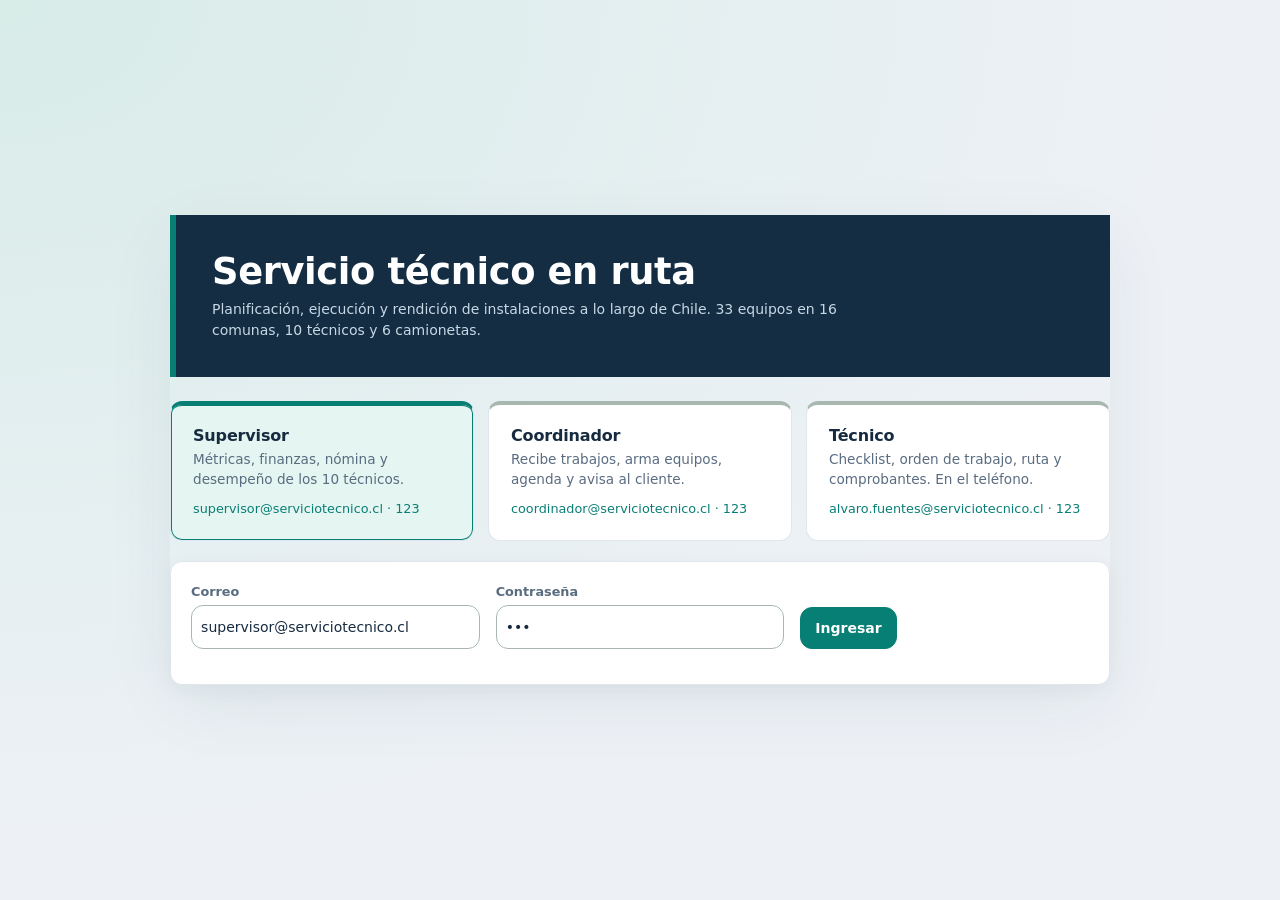
<file: demo/index.html>
<!doctype html>
<html lang="es">
<head>
<meta charset="utf-8">
<meta name="viewport" content="width=device-width, initial-scale=1">
<title>Servicio técnico en ruta</title>
<link rel="stylesheet" href="css/estilos.css">
</head>
<body>

<div id="aplicacion"></div>
<div id="avisos" class="mensaje oculto" role="status" aria-live="polite"></div>
<div id="confirmacion" class="oculto"></div>

<!-- Scripts clásicos, no módulos ES: sobre file:// el navegador bloquea los módulos.
     El orden de carga define los globales, igual que los archivos .gs del proyecto. -->
<script src="js/00_datos.js"></script>
<script src="js/00_comunas.js"></script>
<script src="js/01_motor.js"></script>
<script src="js/08_reglas.js"></script>
<script src="js/02_estado.js"></script>
<script src="js/03_supervisor.js"></script>
<script src="js/04_coordinador.js"></script>
<script src="js/05_tecnico.js"></script>
<script src="js/07_analitica.js"></script>
<script src="js/09_escenario.js"></script>
<script src="js/06_app.js"></script>

</body>
</html>
</file>
<file: demo/css/estilos.css>
/* SISTEMA VISUAL. Senaletica vial chilena: verde MOP para ruta, ambar para peaje y aviso,
   rojo para tope excedido. Fondo claro porque esto se proyecta en sala.
   Tipografia Bahnschrift, un grotesco derivado de la DIN, que es la letra de la senaletica.
   Sin CDN: en file:// y sin internet ninguna fuente ni libreria externa carga. */

:root {
  --papel: #edf0ee;
  --panel: #ffffff;
  --panel-2: #f6f8f7;
  --tinta: #15211c;
  --tinta-suave: #5a6b63;
  --tinta-tenue: #8b9a93;
  --linea: #cbd5ce;
  --linea-fuerte: #a8b8b0;

  --ruta: #00623b;
  --ruta-oscuro: #004a2c;
  --ruta-claro: #e3efe8;
  --peaje: #c25a00;
  --peaje-claro: #fbede0;
  --alerta: #b3261e;
  --alerta-claro: #fbe9e7;
  --noche: #0e1714;

  --fuente: "Bahnschrift", "DIN Alternate", "Segoe UI", system-ui, -apple-system, sans-serif;
  --radio: 3px;
  --sombra: 0 1px 2px rgba(21, 33, 28, .08), 0 4px 12px rgba(21, 33, 28, .05);
}

* { box-sizing: border-box; }

html, body {
  margin: 0;
  padding: 0;
  min-height: 100%;
}

body {
  background: var(--papel);
  color: var(--tinta);
  font-family: var(--fuente);
  font-size: 15px;
  line-height: 1.5;
  -webkit-font-smoothing: antialiased;
}

h1, h2, h3, h4 {
  margin: 0;
  font-weight: 700;
  font-variation-settings: "wght" 700, "wdth" 87.5;
  letter-spacing: -.01em;
  line-height: 1.15;
}

h1 { font-size: 1.75rem; }
h2 { font-size: 1.25rem; }
h3 { font-size: 1rem; }

p { margin: 0 0 .75em; max-width: 72ch; }

a { color: var(--ruta); }

button, input, select, textarea {
  font: inherit;
  color: inherit;
}

:focus-visible {
  outline: 3px solid var(--peaje);
  outline-offset: 2px;
}

.cifra { font-variant-numeric: tabular-nums; }

.oculto { display: none !important; }

/* ---------- Controles ---------- */

.boton {
  display: inline-flex;
  align-items: center;
  gap: .4em;
  border: 1px solid var(--ruta);
  background: var(--ruta);
  color: #fff;
  padding: .5em 1em;
  border-radius: var(--radio);
  cursor: pointer;
  font-weight: 600;
  font-variation-settings: "wght" 600;
}
.boton:hover { background: var(--ruta-oscuro); border-color: var(--ruta-oscuro); }
.boton[disabled] {
  background: var(--linea);
  border-color: var(--linea);
  color: var(--tinta-tenue);
  cursor: not-allowed;
}
.boton.secundario {
  background: transparent;
  color: var(--ruta);
}
.boton.secundario:hover { background: var(--ruta-claro); }
.boton.peligro {
  background: transparent;
  border-color: var(--alerta);
  color: var(--alerta);
}
.boton.peligro:hover { background: var(--alerta-claro); }
.boton.chico { padding: .3em .6em; font-size: .85rem; }

.campo { display: block; margin-bottom: .9rem; }
.campo > span {
  display: block;
  font-size: .8rem;
  color: var(--tinta-suave);
  margin-bottom: .25rem;
  font-weight: 600;
}
.campo input, .campo select, .campo textarea {
  width: 100%;
  padding: .5em .65em;
  border: 1px solid var(--linea-fuerte);
  border-radius: var(--radio);
  background: var(--panel);
}
.campo input:focus, .campo select:focus, .campo textarea:focus {
  border-color: var(--ruta);
  outline: 2px solid var(--ruta-claro);
  outline-offset: 0;
}
.campo textarea { min-height: 7em; resize: vertical; }

.rejilla-campos {
  display: grid;
  grid-template-columns: repeat(auto-fit, minmax(210px, 1fr));
  gap: 0 1rem;
}

/* ---------- Login ---------- */

.pantalla-acceso {
  min-height: 100vh;
  display: grid;
  place-items: center;
  padding: 24px;
  background:
    linear-gradient(180deg, rgba(0, 98, 59, .06), transparent 340px),
    var(--papel);
}

.acceso {
  width: 100%;
  max-width: 940px;
}

.acceso-titulo {
  border-left: 6px solid var(--ruta);
  padding-left: 14px;
  margin-bottom: 1.5rem;
}
.acceso-titulo h1 { font-size: clamp(1.6rem, 4vw, 2.3rem); }
.acceso-titulo p {
  margin: .35rem 0 0;
  color: var(--tinta-suave);
}

.roles {
  display: grid;
  grid-template-columns: repeat(auto-fit, minmax(240px, 1fr));
  gap: 14px;
  margin-bottom: 1.25rem;
}

.rol {
  text-align: left;
  border: 1px solid var(--linea);
  border-top: 4px solid var(--linea-fuerte);
  background: var(--panel);
  padding: 1rem;
  border-radius: var(--radio);
  cursor: pointer;
  display: block;
  width: 100%;
}
.rol:hover { border-color: var(--linea-fuerte); }
.rol[aria-pressed="true"] {
  border-top-color: var(--ruta);
  box-shadow: var(--sombra);
}
.rol h3 { margin-bottom: .2rem; }
.rol span {
  display: block;
  font-size: .85rem;
  color: var(--tinta-suave);
}
.rol code {
  display: block;
  margin-top: .6rem;
  font-family: var(--fuente);
  font-size: .8rem;
  color: var(--ruta);
  word-break: break-all;
}

.formulario-acceso {
  background: var(--panel);
  border: 1px solid var(--linea);
  border-radius: var(--radio);
  padding: 1.25rem;
  box-shadow: var(--sombra);
}
.formulario-acceso .rejilla-campos { align-items: end; }

.aviso-demo {
  margin-top: 1rem;
  padding: .7rem .9rem;
  background: var(--peaje-claro);
  border-left: 4px solid var(--peaje);
  font-size: .85rem;
  border-radius: 0 var(--radio) var(--radio) 0;
}

.error-acceso {
  margin-top: .75rem;
  color: var(--alerta);
  font-weight: 600;
}

/* ---------- Cascaron de la aplicacion ---------- */

.barra {
  background: var(--ruta);
  color: #fff;
  padding: .6rem 1.25rem;
  display: flex;
  align-items: center;
  gap: 1rem;
  flex-wrap: wrap;
}
.barra h1 {
  font-size: 1.05rem;
  font-variation-settings: "wght" 700, "wdth" 75;
  text-transform: none;
}
.barra .quien {
  font-size: .85rem;
  opacity: .9;
}
.barra .empuje { margin-left: auto; }
.barra .boton {
  background: rgba(255, 255, 255, .12);
  border-color: rgba(255, 255, 255, .35);
  color: #fff;
}
.barra .boton:hover { background: rgba(255, 255, 255, .22); }

.pestanas {
  display: flex;
  gap: 2px;
  background: var(--ruta-oscuro);
  padding: 0 1.25rem;
  overflow-x: auto;
  scrollbar-width: thin;
}
.pestana {
  border: 0;
  background: transparent;
  color: rgba(255, 255, 255, .72);
  padding: .65em 1.1em;
  cursor: pointer;
  white-space: nowrap;
  border-bottom: 3px solid transparent;
  font-weight: 600;
}
.pestana:hover { color: #fff; }
.pestana[aria-selected="true"] {
  color: var(--tinta);
  background: var(--papel);
  border-bottom-color: var(--peaje);
}

.contenido { padding: 1.25rem; }

/* ---------- Bloques de contenido ---------- */

.panel {
  background: var(--panel);
  border: 1px solid var(--linea);
  border-radius: var(--radio);
  padding: 1rem;
  margin-bottom: 1rem;
}
.panel > h2 { margin-bottom: .2rem; }
.panel > h2 + .nota { margin-top: 0; }

.nota {
  color: var(--tinta-suave);
  font-size: .85rem;
  margin: 0 0 .85rem;
  max-width: 78ch;
}

.columnas {
  display: grid;
  grid-template-columns: repeat(auto-fit, minmax(320px, 1fr));
  gap: 1rem;
  align-items: start;
}
.columnas > .panel { margin-bottom: 0; }

/* Indicadores. Sin tarjetas redondeadas iguales: una retícula de celdas separadas por líneas,
   como un tablero de control. */
.indicadores {
  display: grid;
  grid-template-columns: repeat(auto-fit, minmax(160px, 1fr));
  background: var(--panel);
  border: 1px solid var(--linea);
  border-radius: var(--radio);
  overflow: hidden;
  margin-bottom: 1rem;
}
.indicador {
  padding: .85rem 1rem;
  border-right: 1px solid var(--linea);
  border-bottom: 1px solid var(--linea);
}
.indicador .valor {
  font-size: 1.6rem;
  font-weight: 700;
  font-variation-settings: "wght" 700, "wdth" 87.5;
  font-variant-numeric: tabular-nums;
  line-height: 1.1;
  display: block;
}
.indicador .rotulo {
  font-size: .78rem;
  color: var(--tinta-suave);
  display: block;
  margin-top: .15rem;
}
.indicador.acento .valor { color: var(--ruta); }
.indicador.aviso .valor { color: var(--peaje); }
.indicador.malo .valor { color: var(--alerta); }

/* ---------- Tablas ---------- */

.tabla-envoltorio { overflow-x: auto; }

table.datos {
  width: 100%;
  border-collapse: collapse;
  font-size: .9rem;
}
table.datos th, table.datos td {
  text-align: left;
  padding: .5em .6em;
  border-bottom: 1px solid var(--linea);
  vertical-align: top;
}
table.datos th {
  font-weight: 700;
  font-size: .78rem;
  color: var(--tinta-suave);
  border-bottom: 2px solid var(--linea-fuerte);
  white-space: nowrap;
}
table.datos td.num, table.datos th.num {
  text-align: right;
  font-variant-numeric: tabular-nums;
  white-space: nowrap;
}
table.datos tbody tr:hover { background: var(--panel-2); }
table.datos tfoot td {
  font-weight: 700;
  border-top: 2px solid var(--linea-fuerte);
  border-bottom: 0;
}

.marca {
  display: inline-block;
  font-size: .72rem;
  font-weight: 700;
  padding: .12em .5em;
  border-radius: 2px;
  background: var(--panel-2);
  border: 1px solid var(--linea-fuerte);
  color: var(--tinta-suave);
  white-space: nowrap;
}
.marca.ruta { background: var(--ruta-claro); border-color: var(--ruta); color: var(--ruta-oscuro); }
.marca.peaje { background: var(--peaje-claro); border-color: var(--peaje); color: var(--peaje); }
.marca.alerta { background: var(--alerta-claro); border-color: var(--alerta); color: var(--alerta); }

/* ---------- Alertas ---------- */

.lista-alertas { list-style: none; margin: 0; padding: 0; }
.lista-alertas li {
  padding: .5em .7em;
  border-left: 4px solid var(--linea-fuerte);
  background: var(--panel-2);
  margin-bottom: 4px;
  font-size: .88rem;
}
.lista-alertas li.alto { border-left-color: var(--alerta); background: var(--alerta-claro); }
.lista-alertas li.medio { border-left-color: var(--peaje); background: var(--peaje-claro); }
.lista-alertas li .origen {
  font-weight: 700;
  margin-right: .4em;
}

.vacio {
  padding: 1.25rem;
  text-align: center;
  color: var(--tinta-suave);
  border: 1px dashed var(--linea-fuerte);
  border-radius: var(--radio);
}

/* ---------- Graficos ---------- */

.barras { margin: 0; }
.barras .fila {
  display: grid;
  grid-template-columns: minmax(90px, 26%) 1fr auto;
  gap: .6rem;
  align-items: center;
  padding: .28rem 0;
  font-size: .88rem;
}
.barras .pista {
  display: block;
  background: var(--panel-2);
  border: 1px solid var(--linea);
  height: 16px;
  border-radius: 2px;
  overflow: hidden;
}
.barras .relleno {
  display: block;
  height: 100%;
  background: var(--ruta);
  min-width: 2px;
}
.barras .relleno.peaje { background: var(--peaje); }
.barras .relleno.alerta { background: var(--alerta); }
.barras .monto {
  font-variant-numeric: tabular-nums;
  white-space: nowrap;
  color: var(--tinta-suave);
}

/* ---------- Calendario ---------- */

.calendario {
  display: grid;
  grid-template-columns: repeat(5, minmax(150px, 1fr));
  gap: 6px;
  min-width: 780px;
}
.dia {
  border: 1px solid var(--linea);
  background: var(--panel);
  border-radius: var(--radio);
  min-height: 190px;
  padding: .5rem;
}
.dia.destino-activo { border-color: var(--ruta); background: var(--ruta-claro); }
.dia > header {
  font-size: .78rem;
  color: var(--tinta-suave);
  font-weight: 700;
  border-bottom: 1px solid var(--linea);
  padding-bottom: .3rem;
  margin-bottom: .4rem;
}
.tarjeta-jornada {
  border: 1px solid var(--linea-fuerte);
  border-left: 4px solid var(--ruta);
  background: var(--panel-2);
  border-radius: 2px;
  padding: .4rem .5rem;
  margin-bottom: .35rem;
  font-size: .8rem;
  cursor: grab;
}
.tarjeta-jornada:active { cursor: grabbing; }
.tarjeta-jornada.con-alerta { border-left-color: var(--alerta); }
.tarjeta-jornada strong { display: block; }
.tarjeta-jornada .detalle { color: var(--tinta-suave); }

/* ---------- Disponibilidad ---------- */

.fichas {
  display: grid;
  grid-template-columns: repeat(auto-fill, minmax(190px, 1fr));
  gap: 8px;
}
.ficha {
  border: 1px solid var(--linea);
  border-left: 4px solid var(--linea-fuerte);
  background: var(--panel);
  border-radius: var(--radio);
  padding: .55rem .7rem;
  font-size: .85rem;
  text-align: left;
  cursor: pointer;
  width: 100%;
}
.ficha:hover { border-color: var(--linea-fuerte); }
.ficha[aria-pressed="true"] {
  border-left-color: var(--ruta);
  background: var(--ruta-claro);
}
.ficha.no-disponible {
  opacity: .55;
  cursor: not-allowed;
}
.ficha strong { display: block; }
.ficha .estado { color: var(--tinta-suave); font-size: .8rem; }
.ficha.libre { border-left-color: var(--ruta); }
.ficha.ocupado { border-left-color: var(--peaje); }
.ficha.bloqueado { border-left-color: var(--alerta); }

/* ---------- Correo ---------- */

.sobre {
  border: 1px solid var(--linea-fuerte);
  border-radius: var(--radio);
  background: var(--panel);
  overflow: hidden;
}
.sobre header {
  background: var(--panel-2);
  border-bottom: 1px solid var(--linea);
  padding: .6rem .8rem;
  font-size: .85rem;
}
.sobre header div { display: flex; gap: .5rem; }
.sobre header span:first-child {
  color: var(--tinta-suave);
  min-width: 62px;
}
.sobre .cuerpo {
  padding: .9rem;
  white-space: pre-wrap;
  font-size: .9rem;
  line-height: 1.6;
}
.sobre .cuerpo .enlace-cap {
  display: inline-block;
  background: var(--ruta);
  color: #fff;
  padding: .45em .9em;
  border-radius: var(--radio);
  text-decoration: none;
  font-weight: 600;
  margin: .4rem 0;
}

/* ---------- Escenario del telefono ---------- */

.escenario {
  min-height: 100vh;
  background:
    radial-gradient(ellipse at 50% 0%, rgba(0, 98, 59, .22), transparent 62%),
    var(--noche);
  display: flex;
  flex-direction: column;
  align-items: center;
  padding: 22px 16px 40px;
  gap: 16px;
}
.escenario-barra {
  width: 100%;
  max-width: 900px;
  display: flex;
  align-items: center;
  gap: .75rem;
  flex-wrap: wrap;
  color: #dfe8e3;
}
.escenario-barra h1 { font-size: 1rem; color: #fff; }
.escenario-barra .empuje { margin-left: auto; }
.escenario-barra select {
  background: rgba(255, 255, 255, .1);
  color: #fff;
  border: 1px solid rgba(255, 255, 255, .3);
  border-radius: var(--radio);
  padding: .4em .6em;
}
.escenario-barra select option { color: var(--tinta); }
.escenario-barra .boton {
  background: rgba(255, 255, 255, .12);
  border-color: rgba(255, 255, 255, .35);
  color: #fff;
}

.telefono {
  width: 390px;
  max-width: 100%;
  height: 800px;
  max-height: calc(100vh - 130px);
  background: #000;
  border-radius: 42px;
  padding: 11px;
  box-shadow: 0 0 0 2px #2b3733, 0 30px 60px rgba(0, 0, 0, .55);
  display: flex;
  flex-direction: column;
}
.telefono-pantalla {
  flex: 1;
  background: var(--papel);
  border-radius: 32px;
  overflow: hidden;
  display: flex;
  flex-direction: column;
  position: relative;
}
.muesca {
  position: absolute;
  top: 0;
  left: 50%;
  transform: translateX(-50%);
  width: 120px;
  height: 24px;
  background: #000;
  border-radius: 0 0 14px 14px;
  z-index: 5;
}

.tel-barra {
  background: var(--ruta);
  color: #fff;
  padding: 28px .9rem .6rem;
  flex-shrink: 0;
}
.tel-barra .hora {
  font-size: .72rem;
  opacity: .85;
  display: flex;
  justify-content: space-between;
}
.tel-barra h2 {
  font-size: 1.05rem;
  margin-top: .25rem;
}
.tel-barra .sub {
  font-size: .8rem;
  opacity: .9;
}

.tel-cuerpo {
  flex: 1;
  overflow-y: auto;
  padding: .8rem;
}

.tel-menu {
  display: flex;
  border-top: 1px solid var(--linea);
  background: var(--panel);
  flex-shrink: 0;
}
.tel-menu button {
  flex: 1;
  border: 0;
  background: transparent;
  padding: .55rem .2rem .7rem;
  cursor: pointer;
  font-size: .68rem;
  color: var(--tinta-suave);
  border-top: 3px solid transparent;
  margin-top: -1px;
}
.tel-menu button[aria-selected="true"] {
  color: var(--ruta);
  border-top-color: var(--ruta);
  font-weight: 700;
}
.tel-menu .icono {
  display: block;
  font-size: 1.15rem;
  line-height: 1.2;
}

.tel-tarjeta {
  background: var(--panel);
  border: 1px solid var(--linea);
  border-radius: var(--radio);
  padding: .7rem;
  margin-bottom: .6rem;
}
.tel-tarjeta h3 { font-size: .95rem; margin-bottom: .15rem; }
.tel-tarjeta .meta {
  font-size: .8rem;
  color: var(--tinta-suave);
}

/* La orden bloqueada detras del checklist: se ve que existe, pero no se puede leer. */
.bloqueado-velo {
  position: relative;
  border: 1px solid var(--linea-fuerte);
  border-radius: var(--radio);
  overflow: hidden;
  margin-bottom: .6rem;
}
.bloqueado-velo .contenido-oculto {
  filter: blur(5px);
  opacity: .5;
  padding: .7rem;
  pointer-events: none;
  user-select: none;
}
.bloqueado-velo .candado {
  position: absolute;
  inset: 0;
  display: flex;
  flex-direction: column;
  align-items: center;
  justify-content: center;
  gap: .3rem;
  text-align: center;
  padding: .8rem;
  background: rgba(237, 240, 238, .72);
}
.bloqueado-velo .candado strong { font-size: .9rem; }
.bloqueado-velo .candado span {
  font-size: .78rem;
  color: var(--tinta-suave);
  max-width: 24ch;
}

.progreso {
  height: 8px;
  background: var(--panel-2);
  border: 1px solid var(--linea);
  border-radius: 99px;
  overflow: hidden;
  margin: .4rem 0;
}
.progreso .relleno {
  height: 100%;
  background: var(--ruta);
  transition: width .18s ease;
}

.item-check {
  display: flex;
  gap: .55rem;
  align-items: flex-start;
  padding: .45rem .2rem;
  border-bottom: 1px solid var(--linea);
  cursor: pointer;
  font-size: .85rem;
}
.item-check:last-child { border-bottom: 0; }
.item-check input {
  margin: .2rem 0 0;
  width: 18px;
  height: 18px;
  accent-color: var(--ruta);
  flex-shrink: 0;
}
.item-check.marcado { color: var(--tinta-suave); }
.item-check.marcado .texto { text-decoration: line-through; }

.grupo-check {
  font-size: .72rem;
  font-weight: 700;
  color: var(--tinta-suave);
  padding: .5rem .2rem .2rem;
  border-bottom: 2px solid var(--linea-fuerte);
}

.acciones-tel {
  display: grid;
  gap: .4rem;
  margin-top: .5rem;
}
.acciones-tel .boton { justify-content: center; }

.firma-lienzo {
  width: 100%;
  height: 130px;
  border: 1px dashed var(--linea-fuerte);
  border-radius: var(--radio);
  background: var(--panel);
  touch-action: none;
  display: block;
}

.miniatura {
  width: 54px;
  height: 54px;
  object-fit: cover;
  border: 1px solid var(--linea-fuerte);
  border-radius: 2px;
  background: var(--panel-2);
}

.plata-fila {
  display: flex;
  justify-content: space-between;
  padding: .4rem 0;
  border-bottom: 1px solid var(--linea);
  font-size: .9rem;
}
.plata-fila:last-child { border-bottom: 0; }
.plata-fila .monto { font-variant-numeric: tabular-nums; font-weight: 700; }
.plata-fila.reserva .monto { color: var(--peaje); }
.plata-fila.total { border-top: 2px solid var(--linea-fuerte); font-size: 1rem; }

/* ---------- Avisos y confirmacion ---------- */

/* Sin alert() ni confirm(): un dialogo nativo bloquea la pagina entera. */
.mensaje {
  position: fixed;
  left: 50%;
  bottom: 22px;
  transform: translateX(-50%);
  max-width: min(560px, calc(100vw - 32px));
  background: var(--tinta);
  color: #fff;
  padding: .7rem 1.1rem;
  border-radius: var(--radio);
  box-shadow: 0 8px 24px rgba(0, 0, 0, .3);
  z-index: 60;
  font-size: .9rem;
  border-left: 4px solid var(--peaje);
}
.mensaje.ruta { border-left-color: #58d19a; }
.mensaje.alerta { border-left-color: #ff8b82; }

.modal-fondo {
  position: fixed;
  inset: 0;
  background: rgba(14, 23, 20, .6);
  display: grid;
  place-items: center;
  padding: 20px;
  z-index: 70;
}
.modal {
  background: var(--panel);
  border-radius: var(--radio);
  padding: 1.25rem;
  max-width: 460px;
  width: 100%;
  box-shadow: 0 20px 50px rgba(0, 0, 0, .35);
}
.modal h2 { margin-bottom: .5rem; }
.modal p { color: var(--tinta-suave); font-size: .9rem; }

/* ---------- Adaptacion a pantalla chica ---------- */

@media (max-width: 720px) {
  .contenido { padding: .8rem; }
  .barra { padding: .6rem .8rem; }
  .pestanas { padding: 0 .4rem; }
  .indicador { border-right: 0; }
  .telefono {
    height: auto;
    min-height: 640px;
    max-height: none;
    border-radius: 28px;
    padding: 8px;
  }
  .escenario { padding: 12px 10px 24px; }
}

@media (prefers-reduced-motion: reduce) {
  * { transition: none !important; animation: none !important; }
}

/* ---------- Impresion del informe del supervisor ---------- */

@media print {
  @page { margin: 14mm; }
  body { background: #fff; font-size: 11pt; }
  .barra, .pestanas, .boton, .no-imprimir { display: none !important; }
  .contenido { padding: 0; }
  .panel {
    break-inside: avoid;
    border: 1px solid #999;
    box-shadow: none;
  }
  .indicadores { border: 1px solid #999; }
  .indicador { border-color: #999; }
  .panel-impresion { display: block !important; }
  table.datos { font-size: 10pt; }
  table.datos tbody tr:hover { background: transparent; }
}

.panel-impresion { display: none; }
/* Interfaz de operación: superficies, jerarquía y adaptación a pantalla. */
:root {
  --papel: #f3f5f9; --panel-2: #f8fafc; --tinta: #172b40;
  --tinta-suave: #596c80; --linea: #dfe6ed; --ruta: #087f75;
  --ruta-oscuro: #06665e; --ruta-claro: #e5f5f1; --radio: 12px;
  --fuente: "Segoe UI", system-ui, sans-serif;
  --sombra: 0 4px 20px rgba(29, 47, 70, .045);
  --serie-0: #158d83; --serie-1: #5284d6; --serie-2: #cb8620; --serie-3: #8c72c8;
}
body { font-size: 14px; }
.boton { min-height: 42px; justify-content: center; transition: background .15s; }
.boton.chico { min-height: 36px; }
.campo input, .campo select, .campo textarea { min-height: 44px; background: #fff; }
.barra { background: #142d43; padding: 18px 28px; gap: 14px; }
.barra h1 { font-size: 18px; letter-spacing: -.5px; }
.pestanas { background: #fff; padding: 0 28px; box-shadow: 0 2px 6px #172b4008; }
.pestana { padding: 17px 20px; color: var(--tinta-suave); }
.pestana:hover { color: var(--ruta); background: var(--ruta-claro); }
.pestana[aria-selected="true"] { color: var(--ruta); background: #f0f8f6; border-bottom-color: var(--ruta); }
.contenido { max-width: 1500px; margin: auto; padding: 30px; }
.cabecera-seccion { display: flex; align-items: center; justify-content: space-between; gap: 18px; margin-bottom: 26px; }
.cabecera-seccion h1 { font-size: clamp(24px, 3vw, 32px); margin: 8px 0; letter-spacing: -1px; }
.cabecera-seccion p { color: var(--tinta-suave); margin: 0; }
.sobretitulo { font-size: 10px; letter-spacing: 1.6px; font-weight: 700; color: var(--tinta-suave); }
.estado-local { border: 1px solid var(--linea); border-radius: 20px; background: white; padding: 7px 12px; font-size: 11px; white-space: nowrap; color: var(--tinta-suave); }
.panel { padding: 24px; border: 1px solid var(--linea); box-shadow: var(--sombra); }
.panel h2 { font-size: 17px; margin-bottom: 10px; }
.nota { line-height: 1.6; font-size: 12px; }
.indicadores { display: grid; grid-template-columns: repeat(auto-fit, minmax(180px, 1fr)); gap: 14px; margin: 22px 0; border: 0; background: transparent; }
.indicador { border: 1px solid var(--linea); border-radius: 12px; background: #fff; padding: 20px; box-shadow: var(--sombra); }
.paneles-analitica { display: grid; grid-template-columns: 1.2fr 1fr; gap: 22px; margin-bottom: 22px; }
.paneles-analitica .panel { margin: 0; min-width: 0; }
.grafico-fila { margin-top: 16px; }
.grafico-fila > div:first-child { display: flex; justify-content: space-between; gap: 16px; margin-bottom: 6px; font-size: 12px; }
.grafico-fila strong { font-variant-numeric: tabular-nums; white-space: nowrap; }
.grafico-pista { background: #eef2f6; height: 9px; border-radius: 8px; overflow: hidden; }
.grafico-pista span { display: block; height: 100%; border-radius: inherit; }
.avance-panel { display: flex; flex-direction: column; align-items: center; gap: 12px; }
.avance-panel > div:first-child { align-self: stretch; }
.anillo { width: 166px; height: 166px; flex-shrink: 0; border-radius: 50%; display: grid; place-items: center; background: conic-gradient(var(--ruta) var(--avance), #edf2f6 0); }
.anillo > div { width: 138px; height: 138px; border-radius: 50%; background: white; display: flex; flex-direction: column; align-items: center; justify-content: center; }
.anillo strong { font-size: 36px; letter-spacing: -1px; }
.anillo span { color: var(--tinta-suave); font-size: 12px; }
.acciones-resumen { display: flex; gap: 10px; flex-wrap: wrap; margin-bottom: 24px; }
.datos th { background: #f6f8fb; font-size: 11px; text-transform: uppercase; letter-spacing: .4px; padding: 13px 10px; }
.datos td { padding: 13px 10px; }
.datos tbody tr:hover { background: #f2f8f7; }
.marca { border-radius: 6px; padding: 4px 8px; }
.pantalla-acceso { background: radial-gradient(ellipse at top left, #d8ece8, transparent 65%), #edf1f6; }
.acceso { border-radius: 22px; box-shadow: 0 20px 70px #172b4010; }
.acceso-titulo { padding: 36px; background: #142d43; color: white; }
.acceso-titulo p { color: #c7d8e5; }
.rol { padding: 22px; border-radius: 12px; }
.rol[aria-pressed="true"] { box-shadow: inset 0 0 0 1px var(--ruta); background: var(--ruta-claro); }
.escenario { background: var(--papel); padding: 0; gap: 0; }
.escenario-barra { max-width: none; background: #142d43; padding: 18px 28px; }
.telefono { width: 840px; max-width: 100%; height: calc(100dvh - 95px); max-height: none; min-height: 450px; background: transparent; border-radius: 18px; padding: 0; margin: 18px auto 0; box-shadow: var(--sombra); border: 1px solid var(--linea); }
.telefono-pantalla { border-radius: 18px 18px 0 0; }
.muesca { display: none; }
.tel-barra { padding: 20px 26px; background: white; color: var(--tinta); border-bottom: 1px solid var(--linea); }
.tel-barra h2 { font-size: 22px; margin: 6px 0; }
.tel-barra .sub, .tel-barra .hora { color: var(--tinta-suave); }
.tel-cuerpo { padding: 24px; min-height: 0; overscroll-behavior: contain; }
.tel-tarjeta { padding: 20px; margin-bottom: 14px; box-shadow: var(--sombra); }
.tel-tarjeta h3 { font-size: 16px; line-height: 1.4; }
.tel-tarjeta .meta { font-size: 12px; line-height: 1.7; }
button.tel-tarjeta:hover { border-color: var(--ruta); background: #fafffd; }
.tel-menu { padding-bottom: env(safe-area-inset-bottom); }
.tel-menu button { min-height: 66px; font-size: 12px; }
.tel-menu button[aria-selected="true"] { background: var(--ruta-claro); }
.tecnico-resumen { padding: 24px; margin-bottom: 20px; border-radius: 14px; background: #dff1ec; border: 1px solid #c3e4d9; }
.tecnico-resumen h2 { margin: 9px 0; font-size: 23px; letter-spacing: -.6px; }
.tecnico-resumen p { color: var(--tinta-suave); }
.filtros-ordenes { display: flex; gap: 8px; margin-bottom: 16px; }
.filtros-ordenes [aria-pressed="true"] { background: var(--ruta); color: white; }
.pasos-orden { display: grid; grid-template-columns: repeat(4, 1fr); gap: 6px; margin-bottom: 20px; font-size: 11px; }
.pasos-orden span { padding: 8px 0; border-bottom: 3px solid var(--linea); color: var(--tinta-suave); }
.pasos-orden .hecho { color: var(--ruta); border-color: var(--ruta); font-weight: 700; }
.item-check { min-height: 52px; padding: 12px 8px; }
.item-check input { width: 22px; height: 22px; flex-shrink: 0; accent-color: var(--ruta); }
.grupo-check { padding: 14px 0; font-size: 12px; }
.firma-lienzo { width: 100%; max-width: 440px; height: 160px; touch-action: none; }
.acciones-tel { margin: 16px 0; }
.acciones-tel .boton { min-height: 48px; }
.aviso-regla { background: #fff5df; border: 1px solid #edcc85; color: #694809; border-radius: 12px; padding: 16px; margin-bottom: 18px; }
.aviso-regla p { margin: 6px 0 0; }
.tarjeta-jornada .campo { margin-top: 10px; }
.tarjeta-jornada input { width: 100%; min-width: 0; font-size: 12px; }
@media (max-width: 760px) {
  .paneles-analitica, .columnas { grid-template-columns: 1fr; }
  .contenido { padding: 16px; }
  .cabecera-seccion { align-items: flex-start; flex-direction: column; }
  .panel { padding: 18px; }
  .barra, .escenario-barra { padding: 12px 16px; }
  .barra .quien { display: none; }
  .pestanas { padding: 0 8px; }
  .pestana { padding: 14px 12px; }
  .indicadores { grid-template-columns: repeat(2, minmax(0, 1fr)); }
  .indicador { padding: 14px; overflow-wrap: anywhere; }
  .telefono { width: 100%; height: calc(100dvh - 120px); min-height: 420px; margin: 0; border: 0; border-radius: 0; }
  .telefono-pantalla { border-radius: 0; }
  .tel-barra { padding: 14px 18px; }
  .tel-cuerpo { padding: 16px; }
  .tel-tarjeta { padding: 16px; }
  .escenario-barra > span:not(.empuje) { display: none; }
  .tecnico-resumen { padding: 20px; }
  .acceso-titulo { padding: 24px; }
}
@media print {
  .acciones-resumen, .estado-local, .filtros-ordenes { display: none; }
  .panel, .indicador { box-shadow: none; break-inside: avoid; }
  .contenido { padding: 0; }
  .grafico-pista, .anillo { print-color-adjust: exact; }
}
</file>
